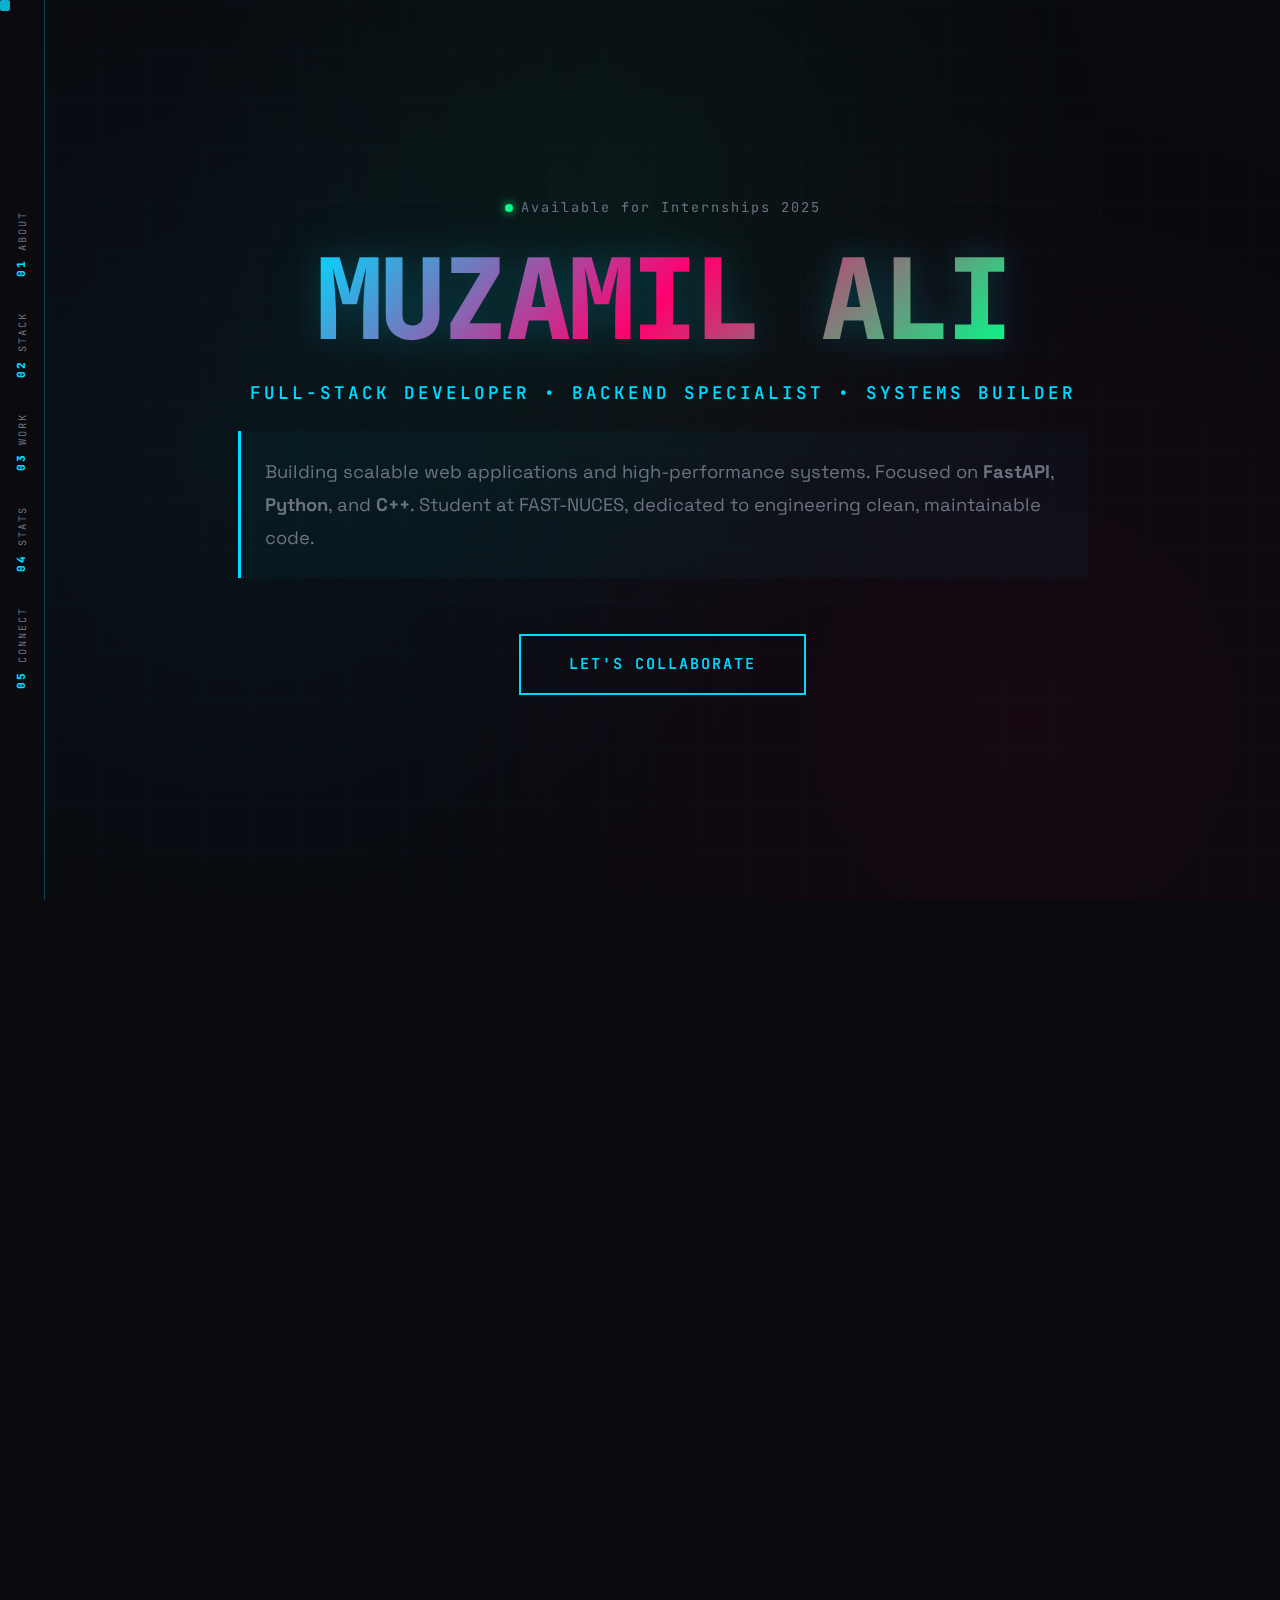
<file: index.html>
<!DOCTYPE html>
<html lang="en">
<head>
  <meta charset="UTF-8" />
  <meta name="viewport" content="width=device-width, initial-scale=1.0"/>
  <title>Muzamil Ali - Software Engineer</title>
  <link href="https://fonts.googleapis.com/css2?family=JetBrains+Mono:wght@300;400;500;600;700;800&family=Space+Grotesk:wght@400;500;600;700&display=swap" rel="stylesheet">
  <link rel="stylesheet" href="style.css">
</head>
<body>
<nav class="side-nav">
 
  <div class="nav-links-vertical">
    <a href="#about"><span>01</span> ABOUT</a>
    <a href="#stack"><span>02</span> STACK</a>
    <a href="#projects"><span>03</span> WORK</a>
    <a href="#metrics"><span>04</span> STATS</a>
    <a href="#contact"><span>05</span> CONNECT</a>
  </div>
  
</nav>
  <!-- Custom Cursor -->
  <div class="custom-cursor"></div>

  <!-- HERO -->
  <section class="hero">
    <div class="status-bar">
      <span class="status-dot"></span>
      <span>Available for Internships 2025</span>
    </div>
    <h1>MUZAMIL ALI</h1>
    <div class="roles" id="hero-roles">Full-Stack Developer • Backend Specialist • Systems Builder</div>
    <div class="tagline">
      Building scalable web applications and high-performance systems. 
      Focused on <strong>FastAPI</strong>, <strong>Python</strong>, and <strong>C++</strong>. 
      Student at FAST-NUCES, dedicated to engineering clean, maintainable code.
    </div>
    <a href="#contact" class="cta-button">Let's Collaborate</a>
  </section>
  <!-- ABOUT -->
  <section id="about">
    <h2>ABOUT ME</h2>
    <div class="about-content">
      <p>
        I am a <strong>Full-Stack Developer</strong> with a passion for building functional, end-to-end applications. 
        My expertise lies in developing robust backends using <strong>FastAPI</strong>, designing relational databases 
        with <strong>SQL</strong>, and creating clean, user-centric frontends.
      </p>
      <p>
        I recently engineered a <strong>Full-Stack Note-Taking application</strong> from scratch, implementing a 
        secure system and a </strong> relational database </strong> architecture. 
        Beyond web development, I have a strong foundation in <strong>C++</strong>, which I use to solve 
        algorithmic challenges and build performance-driven logic.
      </p>
      <p>
        Currently pursuing my Computer Science degree at <strong>FAST-NUCES Karachi</strong>, I am focused on 
        bridging the gap between technical complexity and practical, production-ready software.
      </p>
    </div>
  </section>
  <!-- GITHUB ACTIVITY -->
<section>
  <h2>OPEN SOURCE CONTRIBUTIONS</h2>
  <div class="github-stats-container">
    <div class="grid">
      <div class="card github-stat-card">
        <strong>Top Languages</strong>
        <div class="languages-grid" id="topLanguages">
           
      <div class="language-tag">Python</div>
          <div class="language-tag">HTML5</div>
          <div class="language-tag">JS</div>
          <div class="language-tag">CSS</div>
          <div class="language-tag">Assembly</div>

        </div>
        <div class="card-content">Most used across repos</div>
      </div>
      <div class="card github-stat-card">
        <strong>Recent Activity</strong>
        <div class="commit-stats" id="commitStats">

          <div class="commit-count">0+</div>
  <div class="commit-trend">across -- repos</div>
  <div class="activity-bars">
    <div class="activity-bar" style="height: 12px"></div>
    <div class="activity-bar" style="height: 18px"></div>
    <div class="activity-bar" style="height: 14px"></div>
    <div class="activity-bar" style="height: 22px"></div>
    <div class="activity-bar" style="height: 16px"></div>
    <div class="activity-bar" style="height: 20px"></div>
    <div class="activity-bar" style="height: 15px"></div>
  </div>

        </div>
        <div class="card-content">Last 30 days</div>
      </div>
      <div class="card github-stat-card">
        <strong>Top Repository</strong>
        <div class="top-repo" id="topRepo">
          <div class="loading">Finding stars...</div>
        </div>
        <div class="card-content">Most starred project</div>
      </div>
      <div class="card github-stat-card">
        <strong>Code Frequency</strong>
        <div class="frequency-stats" id="frequencyStats">
          
        </div>
        <div class="card-content">My coding pattern</div>
      </div>
    </div>
    <div class="github-status">
      <span class="status-dot" id="githubStatusDot"></span>
      <span id="githubStatus">SYNCING WITH GITHUB...</span>
      <span class="cache-timer" id="cacheTimer"></span>
    </div>
  </div>
</section>
  <!-- STACK -->
  
  <section id="stack">
  <h2>TECHNICAL PROFICIENCIES</h2>
  <div class="grid">
    <div class="card">
      <strong>Backend & API</strong>
      <div class="card-content">Python • FastAPI • Pydantic • JWT Authentication • RESTful Architecture</div>
    </div>

    <div class="card">
      <strong>Core Engineering</strong>
      <div class="card-content">C++ • Data Structures (DSA) • Algorithmic Optimization • OOP • Assembly x86</div>
    </div>

    <div class="card">
      <strong>Frontend & Database</strong>
      <div class="card-content">React • JavaScript • HTML5/CSS3 • MySQL • SQLite • SQLAlchemy (ORM)</div>
    </div>

    <div class="card">
      <strong>Cloud & Deployment</strong>
      <div class="card-content">
        Git • Linux • Vercel • Render
        <div style="margin-top: 10px; padding-top: 10px; border-top: 1px solid #333;">
          <span style="color: var(--accent); font-size: 0.8rem; letter-spacing: 1px;">NEXT ON ROADMAP:</span>
          <br>
          <span style="color: var(--dim);">AWS (EC2/S3) • Docker • CI/CD Pipelines</span>
        </div>
      </div>
    </div>
  </div>
</section>
<!-- HACKER STATS -->
<section id="metrics">
  <h2>PERFORMANCE METRICS</h2>
  <div class="grid">
    
    <div class="card">
      <strong>Profile Views</strong>
      <div class="card-content">
        <span id="viewCount" style="font-size: 2.5rem; color: var(--accent); font-weight: 800;">150+</span>
        <div style="font-size: 0.8rem; color: var(--dim); margin-top: 5px;">Unique Profile Handshakes</div>
      </div>
    </div>

    <div class="card">
      <strong>LeetCode Problems</strong>
      <div class="card-content">
        <div style="display: flex; justify-content: space-between; align-items: flex-end;">
          <div>
            <span style="font-size: 2.5rem; color: var(--accent); font-weight: 800;" id="leetcodeTotal">29</span>
            <div style="font-size: 0.8rem; color: var(--dim);">Problems Solved</div>
          </div>
          <div style="text-align: right; font-size: 0.75rem; line-height: 1.6;">
            <div style="color: #00b8a3;">Easy: <span id="easySolved">20</span></div>
            <div style="color: #ffc01e;">Med: <span id="mediumSolved">2</span></div>
            <div style="color: #ef4743;">Hard: <span id="hardSolved">1</span></div>
          </div>
        </div>
      </div>
    </div>

  </div>
</section>
<!-- FEATURED PROJECTS -->
<section id="projects">
  <h2>KEY PROJECTS</h2>
  <div class="projects-container">
    
    <!-- Project 1: Notes Taking App -->
    <div class="project featured-project">
      <div class="project-header">
        <h3><img src="images/notes.png" height="30px"> Notes App</h3>
        <div class="project-links">
          <a href="https://github.com/MUZAMILALISULEMAN/NOTE-TAKING-FULL-STACK-APP" target="_blank" class="project-link">Code</a>
          <a href="https://muzamilalisuleman.github.io/NOTE-TAKING-FULL-STACK-APP/" target="_blank" class="project-link">Live Demo</a>
          
        </div>
      </div>
      
      <!-- Centered Square Image -->
      <div class="project-image-container">
        <img src="images/i1.jpg" alt="Notes Taking App" class="project-image-square">
      
      </div>
      
      <div class="project-content">
        <p>
          A sleek, full-stack notes management web app with FastAPI + MySQL backend.
        <div class="project-tech">
          <span class="tech-tag">FastAPI</span>
          <span class="tech-tag">MySQL</span>
          <span class="tech-tag">SQLAlchemy</span>
          <span class="tech-tag">DevOps</span>
          <span class="tech-tag">Render</span>
        </div>
      </div>
    </div>

    <!-- Project 2: Weather Masters -->
    <div class="project featured-project">
      <div class="project-header">
        <h3><img src="images/weather.png" height="30px"> Weather Masters</h3>
        <div class="project-links">
          <a href="https://github.com/MUZAMILALISULEMAN/Weather-Masters-Simple-Dynamic-Weather-App" target="_blank" class="project-link">Code</a>
          <a href="https://muzamilalisuleman.github.io/Weather-Masters-Simple-Dynamic-Weather-App/" target="_blank" class="project-link">Live Demo</a>
        </div>
      </div>
      
      <!-- Centered Square Image -->
      <div class="project-image-container">
        <img src="images/i0.jpg" alt="Weather Masters" class="project-image-square">
    
      </div>
      
      <div class="project-content">
        <p>
          A sleek, dynamic weather application providing real-time weather updates worldwide.
        </p>
        <div class="project-tech">
          <span class="tech-tag">JavaScript</span>
          <span class="tech-tag">API</span>
          <span class="tech-tag">HTML5</span>
          <span class="tech-tag">CSS3</span>
          <span class="tech-tag">OpenWeather</span>
        </div>
      </div>
    </div>

    <!-- Project 3: Emoji Reactor -->
    <div class="project featured-project">
      <div class="project-header">
        <h3><img src="images/face.png" height="30px"> Emoji Reactor</h3>
        <div class="project-links">
          <a href="https://github.com/MUZAMILALISULEMAN/EMOJI-REACTION-AI-INTEGRATED" target="_blank" class="project-link">Code</a>
          <a href="https://muzamilalisuleman.github.io/EMOJI-REACTION-AI-INTEGRATED/" target="_blank" class="project-link">Live Demo</a>
        </div>
      </div>
      
      <!-- Centered Square Image -->
      <div class="project-image-container">
        <img src="images/i2.jpg" alt="Emoji Reactor" class="project-image-square">
       
      </div>
      
      <div class="project-content">
        <p>
          A fun AI-integrated web app that analyzes text sentiment and reacts.
        </p>
        <div class="project-tech">
          <span class="tech-tag">JavaScript</span>
          <span class="tech-tag">AI</span>
          <span class="tech-tag">CSS</span>
          <span class="tech-tag">Interactive</span>
        </div>
      </div>
    </div>

  </div>
</section>
<!-- OTHER PROJECTS -->
<section>
  <h2>SUPPLEMENTARY PROJECTS</h2>
  <div class="other-projects-grid">
    <div class="other-project-card">
      <h4>Multiplayer Pong Game</h4>
      <p>C++ game with networking</p>
      <span class="project-type">Game Development</span>
      <a href="https://github.com/MUZAMILALISULEMAN/Pong-OOP" target="_blank" class="project-type">Browse</a>
    </div>
    <div class="other-project-card">
      <h4>Matrix Calculator</h4>
      <p>Matrix calculator with assembly x86</p>
      <span class="project-type">Assembly</span>
      <a href="https://github.com/MUZAMILALISULEMAN/MATRIX-CALCULATOR-ASSEMBLY-LANGUAGE-PROJECT" target="_blank" class="project-type">Browse</a>
    </div>
    <div class="other-project-card">
      <h4>Production CRUD API</h4>
      <p>FastAPI backend with JWT authentication</p>
      <span class="project-type">Backend</span>
      <a href="https://github.com/MUZAMILALISULEMAN/Simple-User-CRUD-API-FastAPI-SQLite3" target="_blank" class="project-type">Browse</a>
    </div>
    <div class="other-project-card">
      <h4>OTP Verification<h4>
      <p>Time Based OTP Verification</p>
      <span class="project-type">Database</span>
      <a href="https://github.com/MUZAMILALISULEMAN/OTP-VERIFICATION-APP" target="_blank" class="project-type">Browse</a>
    </div>
    <div class="other-project-card">
      <h4>Inventory Management System</h4>
      <p>CLI Based C Management System</p>
      <span class="project-type">Management</span>
      <a href="https://github.com/MUZAMILALISULEMAN/Inventory-Management-System-C" target="_blank" class="project-type">Browse</a> 
    </div>

    <div class="other-project-card">
      <h4>Password Vault</h4>
      <p>AES-256 Encrpted Password Management App<p>
      <span class="project-type">Security</span>
      <a href="https://github.com/MUZAMILALISULEMAN/PASSWORD-MANAGER-FULL-STACK-APP" target="_blank" class="project-type" >Browse</a> 
    </div>

<div class="other-project-card">
      <h4>Water Plant Management System</h4>
      <p>Water Plant Management App<p>
      <span class="project-type">Full Stack</span>
      <a href="https://github.com/MUZAMILALISULEMAN/WATER_PLANT_FULL_STACK_APP" target="_blank" class="project-type">Browse</a> 
    </div>
    <div class="other-project-card">
      <h4>Flight Reservation System</h4>
      <p>Management system with graphs and dijsktra path optimization</p>
      <span class="project-type">Algorithms</span>
      <a href="https://github.com/MUZAMILALISULEMAN/FLIGHT-RESERVATION-SYSTEM-DSA-PROJECT" target="_blank" class="project-type">Browse</a>
    </div>

  </div>
  
</section>
 
  <!-- CONTACT -->
   <section class="contact-section" id="contact">
  <div class="contact-content">
    <h2>EXPAND OUR HORIZON</h2>
    <p style="color: var(--dim); font-size: 1.1rem; margin-bottom: 2rem;">
      Available for high-impact internships and backend engineering challenges. Specialized in scalable systems and secure architecture.
    </p>

    <div class="email-wrapper">
      <span class="email-label">EMAIL:</span>
      <a href="mailto:muzamil.workdev@gmail.com" class="decorated-email">muzamil.workdev@gmail.com</a>
      <button class="copy-btn" onclick="copyEmail()" aria-label="Copy Email">
        <svg width="14" height="14" viewBox="0 0 24 24" fill="none" stroke="currentColor" stroke-width="2">
          <rect x="9" y="9" width="13" height="13" rx="2" ry="2"></rect>
          <path d="M5 15H4a2 2 0 0 1-2-2V4a2 2 0 0 1 2-2h9a2 2 0 0 1 2 2v1"></path>
        </svg>
      </button>
    </div>
<div class="direct-contact">
    <a href="https://wa.me/923022371885" class="contact-card whatsapp" target="_blank">
        <svg xmlns="http://www.w3.org/2000/svg" width="18" height="18" viewBox="0 0 24 24" fill="none" stroke="currentColor" stroke-width="2" stroke-linecap="round" stroke-linejoin="round"><path d="M21 11.5a8.38 8.38 0 0 1-.9 3.8 8.5 8.5 0 0 1-7.6 4.7 8.38 8.38 0 0 1-3.8-.9L3 21l1.9-5.7a8.38 8.38 0 0 1-.9-3.8 8.5 8.5 0 0 1 4.7-7.6 8.38 8.38 0 0 1 3.8-.9h.5a8.48 8.48 0 0 1 8 8v.5z"/></svg>
        <span>WHATSAPP</span>
    </a>
    <a href="tel:+923022371885" class="contact-card phone">
        <svg xmlns="http://www.w3.org/2000/svg" width="18" height="18" viewBox="0 0 24 24" fill="none" stroke="currentColor" stroke-width="2" stroke-linecap="round" stroke-linejoin="round"><path d="M22 16.92v3a2 2 0 0 1-2.18 2 19.79 19.79 0 0 1-8.63-3.07 19.5 19.5 0 0 1-6-6 19.79 19.79 0 0 1-3.07-8.67A2 2 0 0 1 4.11 2h3a2 2 0 0 1 2 1.72 12.84 12.84 0 0 0 .7 2.81 2 2 0 0 1-.45 2.11L8.09 9.91a16 16 0 0 0 6 6l1.27-1.27a2 2 0 0 1 2.11-.45 12.84 12.84 0 0 0 2.81.7A2 2 0 0 1 22 16.92z"/></svg>
        <span>CALL</span>
    </a>
</div>

<div class="social-links">
    <a href="https://github.com/MUZAMILALISULEMAN" class="github" target="_blank">
        <svg xmlns="http://www.w3.org/2000/svg" width="18" height="18" viewBox="0 0 24 24" fill="none" stroke="currentColor" stroke-width="2" stroke-linecap="round" stroke-linejoin="round"><path d="M9 19c-5 1.5-5-2.5-7-3m14 6v-3.87a3.37 3.37 0 0 0-.94-2.61c3.14-.35 6.44-1.54 6.44-7A5.44 5.44 0 0 0 20 4.77 5.07 5.07 0 0 0 19.91 1S18.73.65 16 2.48a13.38 13.38 0 0 0-7 0C6.27.65 5.09 1 5.09 1A5.07 5.07 0 0 0 5 4.77a5.44 5.44 0 0 0-1.5 3.78c0 5.42 3.3 6.61 6.44 7A3.37 3.37 0 0 0 9 18.13V22"></path></svg>
        <span>GITHUB</span>
    </a>
    <a href="https://www.linkedin.com/in/muzamil-ali-b771aa356" class="linkedin" target="_blank">
        <svg xmlns="http://www.w3.org/2000/svg" width="18" height="18" viewBox="0 0 24 24" fill="none" stroke="currentColor" stroke-width="2" stroke-linecap="round" stroke-linejoin="round"><path d="M16 8a6 6 0 0 1 6 6v7h-4v-7a2 2 0 0 0-2-2 2 2 0 0 0-2 2v7h-4v-7a6 6 0 0 1 6-6z"></path><rect x="2" y="9" width="4" height="12"></rect><circle cx="4" cy="4" r="2"></circle></svg>
        <span>LINKEDIN</span>
    </a>
</div>
  </div>
</section>


  <nav class="mobile-bottom-nav">
  <a href="#about">
    <svg xmlns="http://www.w3.org/2000/svg" width="20" height="20" viewBox="0 0 24 24" fill="none" stroke="currentColor" stroke-width="2" stroke-linecap="round" stroke-linejoin="round"><path d="M19 21v-2a4 4 0 0 0-4-4H9a4 4 0 0 0-4 4v2"/><circle cx="12" cy="7" r="4"/></svg>
    <span>01 ABOUT</span>
  </a>
  <a href="#stack">
    <svg xmlns="http://www.w3.org/2000/svg" width="20" height="20" viewBox="0 0 24 24" fill="none" stroke="currentColor" stroke-width="2" stroke-linecap="round" stroke-linejoin="round"><polyline points="16 18 22 12 16 6"/><polyline points="8 6 2 12 8 18"/></svg>
    <span>02 STACK</span>
  </a>
  <a href="#projects">
    <svg xmlns="http://www.w3.org/2000/svg" width="20" height="20" viewBox="0 0 24 24" fill="none" stroke="currentColor" stroke-width="2" stroke-linecap="round" stroke-linejoin="round"><rect width="18" height="18" x="3" y="3" rx="2"/><path d="M3 9h18"/><path d="M9 21V9"/></svg>
    <span>03 WORK</span>
  </a>
  <a href="#metrics">
    <svg xmlns="http://www.w3.org/2000/svg" width="20" height="20" viewBox="0 0 24 24" fill="none" stroke="currentColor" stroke-width="2" stroke-linecap="round" stroke-linejoin="round"><line x1="18" y1="20" x2="18" y2="10"/><line x1="12" y1="20" x2="12" y2="4"/><line x1="6" y1="20" x2="6" y2="14"/></svg>
    <span>04 STATS</span>
  </a>
  <a href="#contact">
    <svg xmlns="http://www.w3.org/2000/svg" width="20" height="20" viewBox="0 0 24 24" fill="none" stroke="currentColor" stroke-width="2" stroke-linecap="round" stroke-linejoin="round"><path d="M22 16.92v3a2 2 0 0 1-2.18 2 19.79 19.79 0 0 1-8.63-3.07 19.5 19.5 0 0 1-6-6 19.79 19.79 0 0 1-3.07-8.67A2 2 0 0 1 4.11 2h3a2 2 0 0 1 2 1.72 12.84 12.84 0 0 0 .7 2.81 2 2 0 0 1-.45 2.11L8.09 9.91a16 16 0 0 0 6 6l1.27-1.27a2 2 0 0 1 2.11-.45 12.84 12.84 0 0 0 2.81.7A2 2 0 0 1 22 16.92z"/></svg>
    <span>05 CONNECT</span>
  </a>
</nav>
 
<script src="main.js"></script>
</body>
</html>
</file>
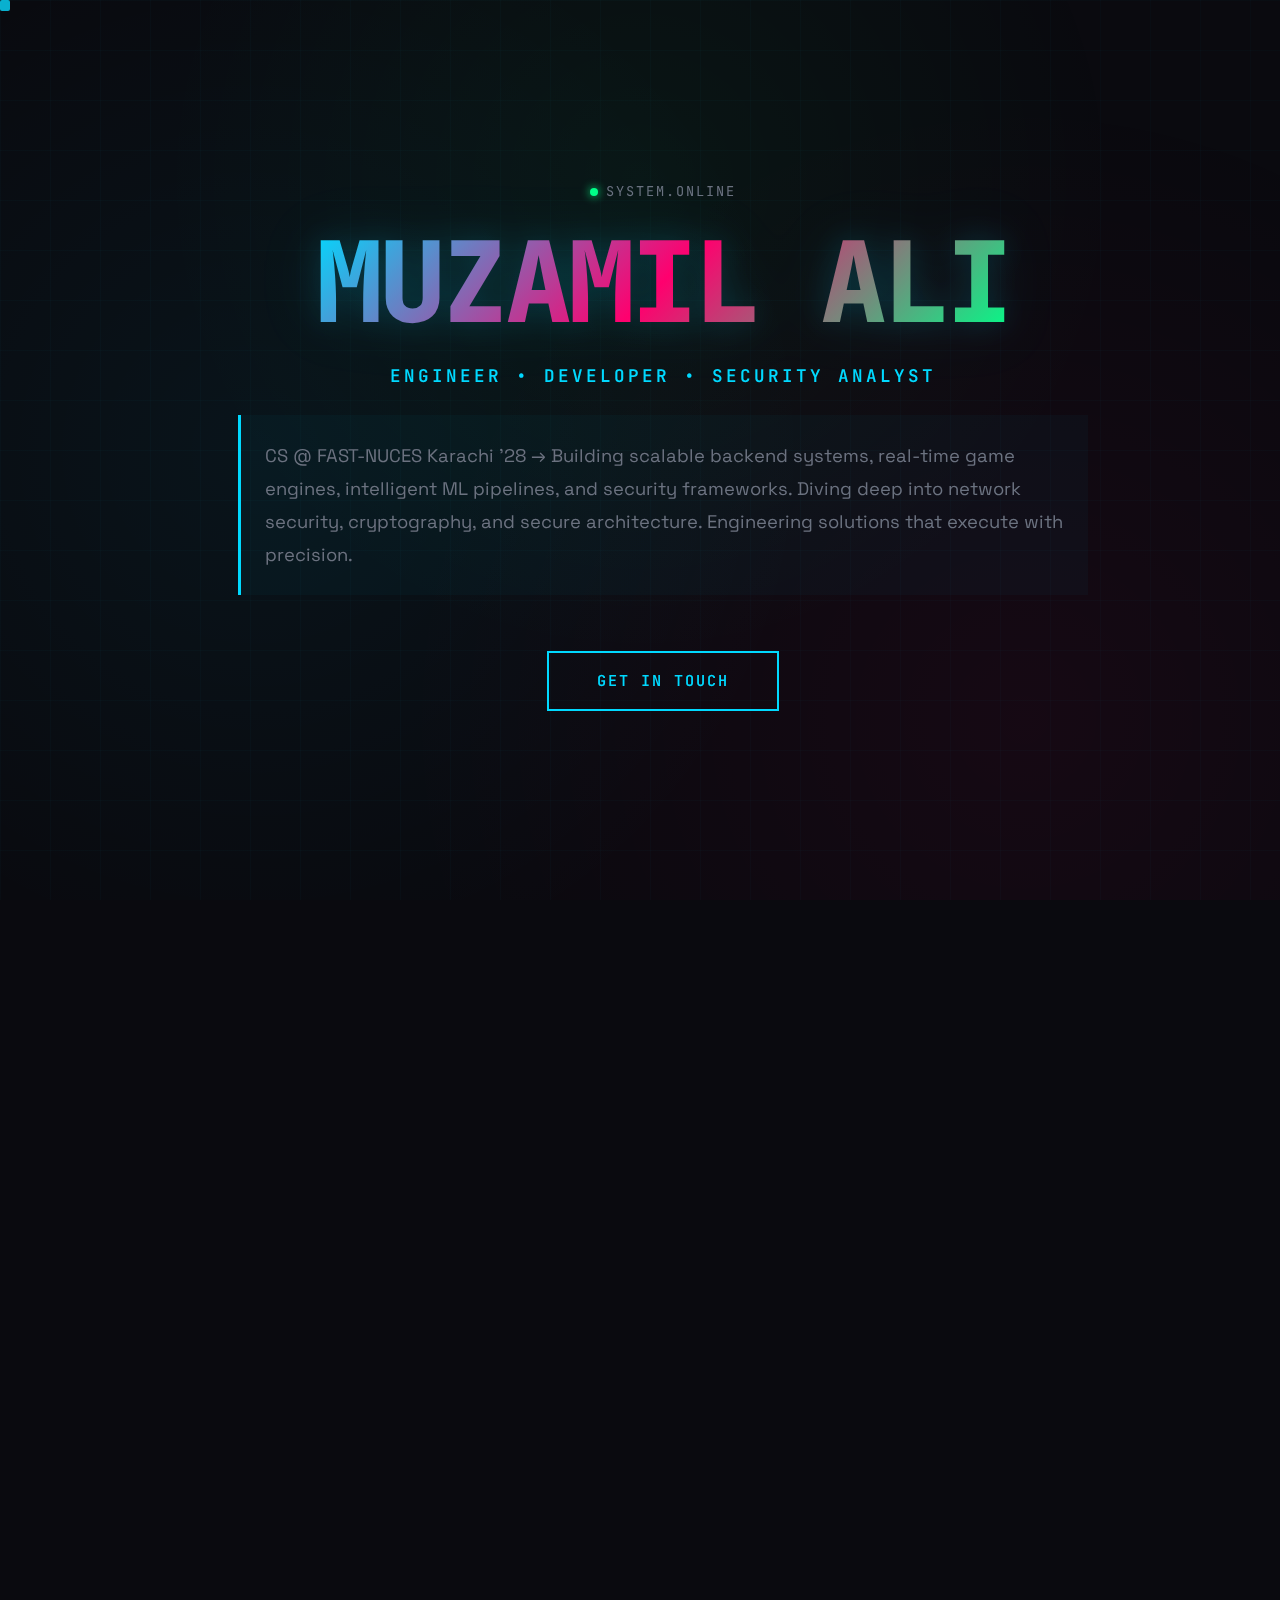
<file: index.html.html>
<!DOCTYPE html>
<html lang="en">
<head>
  <meta charset="UTF-8" />
  <meta name="viewport" content="width=device-width, initial-scale=1.0"/>
  <title>Muzamil Ali - Software Engineer</title>
  <link href="https://fonts.googleapis.com/css2?family=JetBrains+Mono:wght@300;400;500;600;700;800&family=Space+Grotesk:wght@400;500;600;700&display=swap" rel="stylesheet">
  <link rel="stylesheet" href="style.css">
</head>
<body>

  <!-- Custom Cursor -->
  <div class="custom-cursor"></div>

  <!-- HERO -->
  <section class="hero">
    <div class="status-bar">
      <span class="status-dot"></span>
      <span>SYSTEM.ONLINE</span>
    </div>
    <h1>MUZAMIL ALI</h1>
    <div class="roles">Engineer • Developer • Security Analyst</div>
    <div class="tagline">
      CS @ FAST-NUCES Karachi '28 → Building scalable backend systems, real-time game engines, 
      intelligent ML pipelines, and security frameworks. Diving deep into network security, 
      cryptography, and secure architecture. Engineering solutions that execute with precision.
    </div>
    <a href="#conti" class="cta-button">Get In Touch</a>
  </section>

  <!-- ABOUT -->
  <section>
    <h2>ABOUT</h2>
    <div class="about-content">
      <p>
        I'm a software engineer specializing in <strong>backend development</strong>, <strong>game systems</strong>, 
        <strong>machine learning</strong>, and <strong>cybersecurity</strong>. From deploying production APIs to 
        building multiplayer game engines and conducting security assessments—I create systems that scale and perform.
      </p>
      <p>
        Currently expanding into <strong>network security</strong>, <strong>penetration testing</strong>, 
        and <strong>secure coding practices</strong>. Whether it's implementing authentication systems, 
        analyzing network traffic, or building encrypted protocols—I focus on solutions that are both powerful and secure.
      </p>
    </div>
  </section>
  <!-- GITHUB ACTIVITY -->
<section>
  <h2>GITHUB ACTIVITY</h2>
  <div class="github-stats-container">
    <div class="grid">
      <div class="card github-stat-card">
        <strong>Top Languages</strong>
        <div class="languages-grid" id="topLanguages">
          <div class="loading">Analyzing code...</div>
        </div>
        <div class="card-content">Most used across repos</div>
      </div>
      <div class="card github-stat-card">
        <strong>Recent Activity</strong>
        <div class="commit-stats" id="commitStats">
          <div class="loading">Checking commits...</div>
        </div>
        <div class="card-content">Last 30 days</div>
      </div>
      <div class="card github-stat-card">
        <strong>Top Repository</strong>
        <div class="top-repo" id="topRepo">
          <div class="loading">Finding stars...</div>
        </div>
        <div class="card-content">Most starred project</div>
      </div>
      <div class="card github-stat-card">
        <strong>Code Frequency</strong>
        <div class="frequency-stats" id="frequencyStats">
          <div class="loading">Tracking rhythm...</div>
        </div>
        <div class="card-content">Your coding pattern</div>
      </div>
    </div>
    <div class="github-status">
      <span class="status-dot" id="githubStatusDot"></span>
      <span id="githubStatus">SYNCING WITH GITHUB...</span>
      <span class="cache-timer" id="cacheTimer"></span>
    </div>
  </div>
</section>
  <!-- STACK -->
  <section>
    <h2>TECH STACK</h2>
    <div class="grid">
      <div class="card">
        <strong>Languages</strong>
        <div class="card-content">Python • C++ • JavaScript • C • SQL • Bash</div>
      </div>
      <div class="card">
        <strong>Frameworks</strong>
        <div class="card-content">FastAPI • Pydantic • Raylib • SQLAlchemy • TextBlob • Hashing • Encrption</div>
      </div>
      <div class="card">
        <strong>Infrastructure</strong>
        <div class="card-content">Render • Vercel • Git • MySQL • SQLite • VSCode • Linux</div>
      </div>
      <div class="card">
        <strong>Security & Network</strong>
        <div class="card-content">Web Request • DNS • Nmap • Burp Suite • TCP/IP • SSL/TLS</div>
      </div>
      <div class="card">
        <strong>Learning Next</strong>
        <div class="card-content">Pentesting • Web Penetration • React • DevOps • AI Modules</div>
      </div>
     <div class="card">
        <strong>Platforms</strong>
        <div class="card-content">Leetcode • Github • HackTheBox • TryHackMe • PortSwigger</div>
      </div> 
    </div>
  </section>
<!-- FEATURED PROJECTS -->
<section>
  <h2>FEATURED PROJECTS</h2>
  <div class="projects-container">
    
    <!-- Project 1: Notes Taking App -->
    <div class="project featured-project">
      <div class="project-header">
        <h3><img src="images/notes.png" height="30px"> Notes App</h3>
        <div class="project-links">
          <a href="https://github.com/MUZAMILALISULEMAN/NOTE-TAKING-FULL-STACK-APP" target="_blank" class="project-link">Code</a>
          <a href="https://muzamilalisuleman.github.io/NOTE-TAKING-FULL-STACK-APP/" target="_blank" class="project-link">Live Demo</a>
          
        </div>
      </div>
      
      <!-- Centered Square Image -->
      <div class="project-image-container">
        <img src="images/i1.jpg" alt="Notes Taking App" class="project-image-square">
      
      </div>
      
      <div class="project-content">
        <p>
          A sleek, full-stack notes management web app with FastAPI + MySQL backend.
        <div class="project-tech">
          <span class="tech-tag">FastAPI</span>
          <span class="tech-tag">MySQL</span>
          <span class="tech-tag">SQLAlchemy</span>
          <span class="tech-tag">DevOps</span>
          <span class="tech-tag">Render</span>
        </div>
      </div>
    </div>

    <!-- Project 2: Weather Masters -->
    <div class="project featured-project">
      <div class="project-header">
        <h3><img src="images/weather.png" height="30px"> Weather Masters</h3>
        <div class="project-links">
          <a href="https://github.com/MUZAMILALISULEMAN/Weather-Masters-Simple-Dynamic-Weather-App" target="_blank" class="project-link">Code</a>
          <a href="https://muzamilalisuleman.github.io/Weather-Masters-Simple-Dynamic-Weather-App/" target="_blank" class="project-link">Live Demo</a>
        </div>
      </div>
      
      <!-- Centered Square Image -->
      <div class="project-image-container">
        <img src="images/i0.jpg" alt="Weather Masters" class="project-image-square">
    
      </div>
      
      <div class="project-content">
        <p>
          A sleek, dynamic weather application providing real-time weather updates worldwide.
        </p>
        <div class="project-tech">
          <span class="tech-tag">JavaScript</span>
          <span class="tech-tag">API</span>
          <span class="tech-tag">HTML5</span>
          <span class="tech-tag">CSS3</span>
          <span class="tech-tag">OpenWeather</span>
        </div>
      </div>
    </div>

    <!-- Project 3: Emoji Reactor -->
    <div class="project featured-project">
      <div class="project-header">
        <h3><img src="images/face.png" height="30px"> Emoji Reactor</h3>
        <div class="project-links">
          <a href="https://github.com/MUZAMILALISULEMAN/EMOJI-REACTION-AI-INTEGRATED" target="_blank" class="project-link">Code</a>
          <a href="https://muzamilalisuleman.github.io/EMOJI-REACTION-AI-INTEGRATED/" target="_blank" class="project-link">Live Demo</a>
        </div>
      </div>
      
      <!-- Centered Square Image -->
      <div class="project-image-container">
        <img src="images/i2.jpg" alt="Emoji Reactor" class="project-image-square">
       
      </div>
      
      <div class="project-content">
        <p>
          A fun AI-integrated web app that analyzes text sentiment and reacts.
        </p>
        <div class="project-tech">
          <span class="tech-tag">JavaScript</span>
          <span class="tech-tag">AI</span>
          <span class="tech-tag">CSS</span>
          <span class="tech-tag">Interactive</span>
        </div>
      </div>
    </div>

  </div>
</section>
<!-- OTHER PROJECTS -->
<section>
  <h2>OTHER PROJECTS</h2>
  <div class="other-projects-grid">
    <div class="other-project-card">
      <h4>Multiplayer Pong Game</h4>
      <p>C++ game engine with networking</p>
      <span class="project-type">Game Development</span>
      <a href="https://github.com/MUZAMILALISULEMAN/Pong-OOP" target="_blank" class="project-type">Check Out</a>
    </div>
    <div class="other-project-card">
      <h4>Production CRUD API</h4>
      <p>FastAPI backend with JWT authentication</p>
      <span class="project-type">Backend</span>
      <a href="https://github.com/MUZAMILALISULEMAN/Simple-User-CRUD-API-FastAPI-SQLite3" target="_blank" class="project-type">Check Out</a>
    </div>
    <div class="other-project-card">
      <h4>OTP Verification<h4>
      <p>Time Based OTP Verification</p>
      <span class="project-type">Database</span>
      <a href="https://github.com/MUZAMILALISULEMAN/OTP-VERIFICATION-APP" target="_blank" class="project-type">Check Out</a>
    </div>
    <div class="other-project-card">
      <h4>Inventory Management System</h4>
      <p>CLI Based C Management System</p>
      <span class="project-type">Management</span>
      <a href="https://github.com/MUZAMILALISULEMAN/Inventory-Management-System-C" target="_blank" class="project-type">Check Out</a> 
    </div>

    <div class="other-project-card">
      <h4>Password Vault</h4>
      <p>AES-256 Encrpted Password Management App<p>
      <span class="project-type">Security</span>
      <a href="https://github.com/MUZAMILALISULEMAN/PASSWORD-MANAGER-FULL-STACK-APP" target="_blank" class="project-type" >Check Out</a> 
    </div>

<div class="other-project-card">
      <h4>Water Plant Management System</h4>
      <p>Water Plant Management App<p>
      <span class="project-type">Full Stack</span>
      <a href="https://github.com/MUZAMILALISULEMAN/WATER_PLANT_FULL_STACK_APP" target="_blank" class="project-type">Check Out</a> 
    </div>

  </div>
  
</section>
 
  <!-- CONTACT -->
  <section class="contact-section" id="contact">
    <div class="contact-content">
      <h2>LET'S CONNECT</h2>
      <p style="color: var(--dim); font-size: 1.1rem; margin-bottom: 2rem;">
        Open for collaborations, internships, security research, and engineering challenges.
      </p>
      <div class="contact-links">
        <a href="mailto:your.email@gmail.com" class="contact-link">muzamil.workdev@gmail.com</a>
      </div>
      <div class="social-links">
        <a href="https://github.com/MUZAMILALISULEMAN" target="_blank">GitHub</a>
        <a href="https://linkedin.com/in/Muzamil-Ali" target="_blank">LinkedIn</a>
      </div>
    </div>
  </section>

 
<script src="main.js"></script>
</body>
</html>
</file>
<file: style.css>
:root {
    --bg: #0a0a0f;
    --text: #e0e0e0;
    --text-bright: #ffffff;
    --accent: #00d9ff;
    --accent-2: #ff006e;
    --accent-3: #00ff88;
    --dim: #6b7280;
    --border: rgba(0, 217, 255, 0.3);
    --glow: rgba(0, 217, 255, 0.4);
  }

  * { 
    margin: 0; 
    padding: 0; 
    box-sizing: border-box;
  }
  /* Optimized Slim Sidebar */
  .side-nav {
    position: fixed;
    left: 0;
    top: 0;
    height: 100vh;
    width: 45px; /* Thinner for a sleek look */
    background: var(--bg);
    border-right: 1px solid var(--border);
    display: flex;
    flex-direction: column;
    justify-content: center; /* Centers links vertically */
    align-items: center;
    z-index: 2000;
    transition: all 0.3s ease;
  }


  .nav-links-vertical {
    display: flex;
    flex-direction: column;
    gap: 35px; /* Perfect spacing for 5 links */
  }

  .nav-links-vertical a {
    writing-mode: vertical-rl;
    text-orientation: mixed;
    transform: rotate(180deg);
    text-decoration: none;
    color: var(--dim);
    font-family: 'JetBrains Mono', 'Courier New', monospace;
    font-size: 0.65rem;
    letter-spacing: 2px;
    transition: all 0.3s ease;
    display: flex;
    align-items: center;
  }

  /* The Numbers (01, 02...) */
  .nav-links-vertical a span {
    color: var(--accent);
    margin-bottom: 8px;
    font-weight: 800;
    font-size: 0.7rem;
  }

  .nav-links-vertical a:hover {
    color: var(--text-bright);
    transform: rotate(180deg) translateX(3px); /* Slight pop-out effect */
  }

  /* Fix for Content Overlap */
  section {
    margin-left: 45px; /* Same as sidebar width */
    padding: 60px 5%;
  }

  /* Mobile Fix: Hide sidebar and reset margins */
  @media (max-width: 768px) {
    .side-nav {
      display: none;
    }
    section {
      margin-left: 0;
      padding: 30px 20px;
    }
  }


  html { 
    overflow-x: hidden; 
    scroll-snap-type: y mandatory;
    overflow-y: scroll;
    height: 100%;
  }

  body {
    background: var(--bg);
    color: var(--text);
    font-family: 'Space Grotesk', sans-serif;
    line-height: 1.6;
    font-size: 1rem;
    overflow-x: hidden;
    cursor: none;
    height: 100%;
  }

  /* Custom Cursor */
  .custom-cursor {
    width: 10px;
    height: 11px;
    background: var(--accent);
    position: fixed;
    pointer-events: none;
    z-index: 10000;
    mix-blend-mode: screen;
    opacity: 0.8;
    /* Snappy transform transition, but leave position immediate for no lag */
    transition: transform 0.2s ease, background 0.2s ease;
    border-radius: 2px; /* Subtle sharp edge */
  }

  /* Hide the default browser cursor to make yours the star */
  body {
    cursor: none;
  }

  /* Ensure links still show they are clickable */
  a, button {
    cursor: none;
  }

  .cursor-dot {
    display: none;
  }
  /* Custom Scrollbar - Minimalist Version */
  ::-webkit-scrollbar {
    width: 4px; /* Even thinner for a cleaner look */
  }

  ::-webkit-scrollbar-track {
    background: var(--bg);
    /* Removed the border-left to prevent it from looking like a second sidebar */
  }

  ::-webkit-scrollbar-thumb {
    background: var(--dim); /* Starts subtle and grey */
    border-radius: 10px;
    transition: background 0.3s;
  }

  ::-webkit-scrollbar-thumb:hover {
    background: var(--accent); /* Only turns bright blue when the user is scrolling */
    box-shadow: 0 0 10px var(--glow);
  }
  /* Animated gradient background */
  body::before {
    content: '';
    position: fixed;
    top: 0;
    left: 0;
    width: 100%;
    height: 100%;
    background: 
      radial-gradient(circle at 20% 50%, rgba(0, 217, 255, 0.05) 0%, transparent 50%),
      radial-gradient(circle at 80% 80%, rgba(255, 0, 110, 0.05) 0%, transparent 50%),
      radial-gradient(circle at 50% 20%, rgba(0, 255, 136, 0.05) 0%, transparent 50%);
    pointer-events: none;
    z-index: 0;
    animation: gradientMove 15s ease infinite;
  }

  @keyframes gradientMove {
    0%, 100% { opacity: 1; }
    50% { opacity: 0.7; }
  }

  /* Grid overlay */
  body::after {
    content: '';
    position: fixed;
    top: 0;
    left: 0;
    width: 100%;
    height: 100%;
    background-image: 
      linear-gradient(rgba(0, 217, 255, 0.02) 1px, transparent 1px),
      linear-gradient(90deg, rgba(0, 217, 255, 0.02) 1px, transparent 1px);
    background-size: 50px 50px;
    pointer-events: none;
    z-index: 0;
  }

  section {
    min-height: 100vh;
    padding: 2rem 8vw;
    display: flex;
    flex-direction: column;
    justify-content: center;
    position: relative;
    z-index: 1;
    scroll-snap-align: start;
    scroll-snap-stop: always;
  }

  /* HERO */
  .hero {
    text-align: center;
    position: relative;
    display: flex;
    flex-direction: column;
    align-items: center;
    justify-content: center;
    gap: 1.5rem;
  }

  .status-bar {
    font-family: 'JetBrains Mono', monospace;
    color: var(--dim);
    font-size: 0.85rem;
    letter-spacing: 2px;
    display: flex;
    align-items: center;
    gap: 0.5rem;
  }

  .status-dot {
    width: 8px;
    height: 8px;
    background: var(--accent-3);
    border-radius: 50%;
    box-shadow: 0 0 10px var(--accent-3);
    animation: pulse 2s ease-in-out infinite;
  }

  @keyframes pulse {
    0%, 100% { opacity: 1; transform: scale(1); }
    50% { opacity: 0.6; transform: scale(1.2); }
  }

  .hero h1 {
    font-size: clamp(3rem, 10vw, 7rem);
    font-weight: 900;
    font-family: 'JetBrains Mono', monospace;
    line-height: 1;
    letter-spacing: -4px; /* Tightening for that high-fashion tech look */
    
    /* The Gradient: Keeping your colors but making them blend like liquid light */
    background: linear-gradient(
      135deg, 
      var(--accent) 0%, 
      var(--accent-2) 50%, 
      var(--accent-3) 100%
    );
    -webkit-background-clip: text;
    -webkit-text-fill-color: transparent;
    background-clip: text;

    /* The Glow: Instead of one blurry blob, we use two layers for "sharpness" */
    filter: drop-shadow(0 0 15px rgba(0, 217, 255, 0.15)) 
            drop-shadow(0 0 30px rgba(0, 217, 255, 0.1));
    
    /* Smooth, custom easing for a premium feel */
    transition: all 0.6s cubic-bezier(0.23, 1, 0.32, 1);
  }

  .hero h1:hover {
    /* On hover, we don't just scale; we "activate" the light */
    filter: drop-shadow(0 0 40px rgba(0, 217, 255, 0.4));
    transform: translateY(-5px); /* Moving up feels lighter/more premium than scale */
    letter-spacing: -1px; /* The text "breathes" open on hover */
  }
  .hero .roles {
    font-size: clamp(0.9rem, 2vw, 1.1rem);
    color: var(--accent);
    letter-spacing: 3px;
    font-weight: 600;
    font-family: 'JetBrains Mono', monospace;
    text-transform: uppercase;
  }

  .hero .tagline {
    font-size: clamp(1rem, 1.8vw, 1.15rem);
    color: var(--dim);
    max-width: 850px;
    line-height: 1.8;
    padding: 1.5rem;
    border-left: 3px solid var(--accent);
    background: rgba(0, 217, 255, 0.03);
    text-align: left;
  }

  .cta-button {
    display: inline-block;
    margin-top: 2rem;
    padding: 1rem 3rem;
    background: transparent;
    color: var(--accent);
    border: 2px solid var(--accent);
    font-family: 'JetBrains Mono', monospace;
    font-weight: 600;
    font-size: 0.95rem;
    letter-spacing: 2px;
    position: relative;
    overflow: hidden;
    text-transform: uppercase;
    cursor: none;
    transition: all 0.4s cubic-bezier(0.4, 0, 0.2, 1);
    text-decoration: none;
  }

  .cta-button:hover {
    background: rgba(0, 217, 255, 0.1);
    border-color: var(--accent);
    box-shadow: 0 0 20px rgba(0, 217, 255, 0.3);
    transform: translateY(-2px);
  }

  /* Section headers */
  h2 {
    font-size: clamp(2rem, 5vw, 3.5rem);
    font-weight: 800;
    font-family: 'JetBrains Mono', monospace;
    margin-bottom: 3rem;
    color: var(--text-bright);
    position: relative;
    display: inline-block;
    background: linear-gradient(90deg, var(--accent), var(--accent-2));
    -webkit-background-clip: text;
    -webkit-text-fill-color: transparent;
    background-clip: text;
  }

  h2::after {
    content: '';
    position: absolute;
    bottom: -10px;
    left: 0;
    width: 80px;
    height: 3px;
    background: linear-gradient(90deg, var(--accent), var(--accent-2));
    border-radius: 2px;
  }

  /* Grid layouts */
  .grid {
    display: grid;
    grid-template-columns: repeat(auto-fit, minmax(250px, 1fr));
    gap: 1.5rem;
    margin: 2rem 0;
  }

  .card {
    background: rgba(255, 255, 255, 0.02);
    padding: 2rem;
    border: 1px solid var(--border);
    border-radius: 8px;
    transition: all 0.4s cubic-bezier(0.4, 0, 0.2, 1);
    cursor: none;
    position: relative;
    overflow: hidden;
    backdrop-filter: blur(10px);
  }

  .card:hover {
    background: rgba(0, 217, 255, 0.05);
    border-color: var(--accent);
    transform: translateY(-5px);
    box-shadow: 0 8px 30px rgba(0, 217, 255, 0.15);
  }

  .card strong {
    display: block;
    font-size: 1.2rem;
    color: var(--accent);
    margin-bottom: 1rem;
    font-weight: 700;
  }

  .card-content {
    color: var(--dim);
    font-size: 0.95rem;
    line-height: 1.6;
  }

  /* About section */
  .about-content {
    max-width: 900px;
    font-size: clamp(1rem, 2vw, 1.15rem);
    line-height: 1.9;
    color: var(--text);
  }

  .about-content p {
    margin-bottom: 1.5rem;
  }

  .about-content strong {
    color: var(--accent);
    font-weight: 600;
  }

  /* Projects Container */
  .projects-container {
    display: grid;
    grid-template-columns: repeat(3, 1fr);
    gap: 2rem;
    max-width: 1200px;
    margin: 0 auto;
  }

  /* Featured Projects */
  .featured-project {
      width: 100%;
    background: rgba(255, 255, 255, 0.02);
    padding: 1.5rem;
    border: 1px solid var(--border);
    border-radius: 12px;
    transition: all 0.3s ease;
    cursor: none;
    backdrop-filter: blur(10px);
    display: flex;
    flex-direction: column;
    height: fit-content;
  }
  a{
      text-decoration: none;
  }
  .featured-project:hover {
    border-color: var(--accent);
    background: rgba(0, 217, 255, 0.03);
    transform: translateY(-5px);
    box-shadow: 0 10px 30px rgba(0, 217, 255, 0.15);
  }
  /* Featured Projects Section */
  section:nth-of-type(5) { /* Target the featured projects section */
    min-height: 90vh;
    display: flex;
    flex-direction: column;
    justify-content: center;
    padding: 2rem 8vw;
  }


  .project-header {
    display: flex;
    flex-direction: column;
    align-items: center;
    gap: 0.8rem;
    margin-bottom: 1rem;
    text-align: center;
  }

  .project-header h3 {
      display: flex;
      align-items: center;
      gap: 5px;
      justify-content: center;
    color: var(--text-bright);
    font-size: 1.7rem;
    font-weight: 700;
    margin: 0;
  }

  .project-links {
    display: flex;
    gap: 0.5rem;
    flex-wrap: wrap;
    justify-content: center;
  }

  .project-link {
    padding: 0.4rem 0.8rem;
    background-color: rgb(117, 0, 51);
    color: white;
    border: 1px solid var(--accent-2);
    text-decoration: none;
    border-radius: 6px;
    font-family: 'JetBrains Mono', monospace;
    font-size: 0.7rem;
    font-weight: 500;
    transition: all 0.3s ease;
  }

  .project-link:hover {
    background: white;
    color: var(--accent-2);border: 1px solid var(--accent-2);
    
    transform: translateY(-2px);
    box-shadow: 0 5px 15px rgba(0, 217, 255, 0.3);
  }

  .featured-project p {
    color: var(--dim);
    line-height: 1.8;
    font-size: clamp(0.95rem, 1.8vw, 1.05rem);
    margin-bottom: 1.5rem;
  }

  .project-tech {
    display: flex;
    justify-content: center;
    flex-wrap: wrap;
    gap: 0.5rem;
  }

  .tech-tag {
    background: #750033;
    color: white;
    padding: 0.3rem 0.7rem;
    border-radius: 15px;
    font-size: 0.7rem;
    font-weight: 500;
    font-family: 'JetBrains Mono', monospace;
    border: 1px solid var(--accent-2);
    transition: all 0.3s ease;
  }

  .tech-tag:hover {
    background:white;
    color: var(--accent-2);
    border-color: var(--accent-2);
    transform: translateY(-2px);
  }

  /* Other Projects Grid */
  .other-projects-grid {
    display: grid;
    grid-template-columns: repeat(auto-fit, minmax(280px, 1fr));
    gap: 1.5rem;
    margin-top: 2rem;
  }

  .other-project-card {
    background: rgba(255, 255, 255, 0.02);
    padding: 2rem;
    border: 1px solid var(--border);
    border-radius: 8px;
    transition: all 0.3s ease;
    cursor: none;
    position: relative;
    overflow: hidden;
  }

  .other-project-card::before {
    content: '';
    position: absolute;
    top: 0;
    left: -100%;
    width: 100%;
    height: 100%;
    background: linear-gradient(90deg, transparent, rgba(0, 217, 255, 0.1), transparent);
    transition: left 0.6s ease;
  }

  .other-project-card:hover::before {
    left: 100%;
  }

  .other-project-card:hover {
    background: rgba(0, 217, 255, 0.05);
    border-color: var(--accent);
    transform: translateY(-5px);
    box-shadow: 0 8px 25px rgba(0, 217, 255, 0.15);
  }

  .other-project-card h4 {
    color: var(--text-bright);
    margin-bottom: 1rem;
    font-size: 1.2rem;
    font-weight: 700;
  }

  .other-project-card p {
    color: var(--dim);
    font-size: 0.95rem;
    line-height: 1.6;
    margin-bottom: 1.5rem;
  }

  .project-type {
    display: inline-block;
    padding: 0.4rem 1rem;
    background: rgba(0, 217, 255, 0.1);
    color: var(--accent);
    border-radius: 15px;
    font-size: 0.8rem;
    font-weight: 600;
    font-family: 'JetBrains Mono', monospace;
    border: 1px solid var(--border);
    transition: all 0.3s ease;
  }

  .other-project-card:hover .project-type {
    background: var(--accent);
    color: var(--bg);
    transform: translateY(-2px);
  }

  /* GitHub Stats Styles */
  .github-stats-container {
    max-width: 1100px;
  }

  .github-stat-card {
    
      text-align: center;
    position: relative;
    overflow: hidden;
  }

  .github-stat-card::before {
    content: '';
    position: absolute;
    top: 0;
    left: -100%;
    width: 100%;
    height: 100%;
    background: linear-gradient(90deg, transparent, rgba(0, 217, 255, 0.1), transparent);
    transition: left 0.6s ease;
  }

  .github-stat-card:hover::before {
    left: 100%;
  }

  /* Languages Grid */
  .languages-grid {
    display: flex;
    flex-wrap: wrap;
    gap: 0.5rem;
    justify-content: center;
    margin: 1rem 0;
    min-height: 60px;
  }

  .language-tag {
    background: rgba(0, 217, 255, 0.1);
    color: var(--accent);
    padding: 0.4rem 0.8rem;
    border-radius: 15px;
    font-size: 0.8rem;
    font-weight: 600;
    font-family: 'JetBrains Mono', monospace;
    border: 1px solid var(--border);
    transition: all 0.3s ease;
  }

  .language-tag:hover {
    background: var(--accent);
    color: var(--bg);
    transform: translateY(-2px);
    box-shadow: 0 5px 15px rgba(0, 217, 255, 0.3);
  }

  /* Commit Stats */
  .commit-stats {
    margin: 1rem 0;
    min-height: 60px;
  }

  .commit-count {
    font-size: 2rem;
    font-weight: 800;
    font-family: 'JetBrains Mono', monospace;
    color: var(--accent-3);
    text-shadow: 0 0 20px rgba(0, 255, 136, 0.3);
  }

  .commit-trend {
    font-size: 0.8rem;
    color: var(--dim);
    margin-top: 0.5rem;
  }

  /* Top Repo */
  .top-repo {
      display: flex;
      flex-direction: column;
      align-items: center;
    margin: 1rem 0;
    min-height: 60px;
  }

  .repo-name {
    font-size: 1.1rem;
    font-weight: 700;
    font-family: 'JetBrains Mono', monospace;
    color: var(--text-bright);
    margin-bottom: 0.5rem;
  }

  .repo-details {
    display: flex;
    justify-content: center;
    gap: 1rem;
    font-size: 0.8rem;
    color: var(--dim);
  }

  .repo-stat {
    display: flex;
    align-items: center;
    gap: 0.3rem;
  }

  /* Frequency Stats */
  .frequency-stats {
    margin: 1rem 0;
    min-height: 60px;
  }

  .frequency-level {
    font-size: 1.3rem;
    font-weight: 700;
    font-family: 'JetBrains Mono', monospace;
    color: var(--accent-2);
    margin-bottom: 0.5rem;
  }

  .frequency-desc {
    font-size: 0.8rem;
    color: var(--dim);
  }

  /* GitHub Status */
  .github-status {
    display: flex;
    align-items: center;
    gap: 1rem;
    margin-top: 2rem;
    padding: 1rem;
    background: rgba(255, 255, 255, 0.02);
    border: 1px solid var(--border);
    border-radius: 6px;
    font-family: 'JetBrains Mono', monospace;
    font-size: 0.9rem;
    color: var(--dim);
  }

  .cache-timer {
    margin-left: auto;
    font-size: 0.8rem;
    color: var(--accent);
  }

  /* Activity Bar Chart */
  .activity-bars {
    display: flex;
    gap: 2px;
    justify-content: center;
    margin: 1rem 0;
    height: 30px;
    align-items: end;
  }

  .activity-bar {
    width: 6px;
    background: var(--accent);
    border-radius: 2px;
    transition: all 0.3s ease;
  }

  .activity-bar:hover {
    background: var(--accent-2);
    transform: scaleY(1.2);
  }

  /* Loading animation */
  .loading {
    opacity: 0.7;
    font-style: italic;
  }

  .loading::after {
    content: '...';
    animation: loadingDots 1.5s infinite;
  }

  @keyframes loadingDots {
    0%, 20% { content: '.'; }
    40% { content: '..'; }
    60%, 100% { content: '...'; }
  }

  /* Responsive Design */
  @media (max-width: 1024px) {
    section {
      padding: 4rem 6vw;
    }

    h2 {
      font-size: clamp(1.8rem, 4vw, 3rem);
    }

    .grid {
      grid-template-columns: repeat(auto-fit, minmax(220px, 1fr));
      gap: 1.2rem;
    }
  }

  @media (max-width: 768px) {
    body {
      cursor: auto;
    }

    .custom-cursor, .cursor-dot {
      display: none;
    }

    section {
      padding: 3rem 6vw;
      min-height: auto;
    }
    
    .hero {
      min-height: 100vh;
      padding: 2rem 0;
    }

    .hero h1 {
      font-size: clamp(2.5rem, 12vw, 4rem);
      letter-spacing: -2px;
    }

    .hero .tagline {
      padding: 1rem;
      font-size: 1rem;
    }
    
    .grid {
      grid-template-columns: 1fr;
      gap: 1rem;
    }
    
    .card, .featured-project {
      
      padding: 1.5rem;
    }

    .featured-project:hover {
      transform: translateY(-5px);
    }
    
    h2 {
      margin-bottom: 2rem;
      font-size: 2rem;
    }
    
    .social-links {
      flex-direction: column;
      align-items: stretch;
      gap: 1rem;
    }

    .social-links a {
      width: 100%;
    }

    .about-content {
      font-size: 1rem;
    }

    .cta-button {
      padding: 0.9rem 2rem;
      font-size: 0.9rem;
    }

    
    .project-links {
      width: 100%;
      justify-content: flex-start;
    }
    
    .project-link {
      
      flex: 1;
      text-align: center;
      min-width: 80px;
    }
    
    .project-image {
      height: 180px;
    }
    

    
    .other-projects-grid {
      grid-template-columns: 1fr;
      gap: 1rem;
    }
    
    .other-project-card {
      padding: 1.5rem;
    }



    .languages-grid {
      gap: 0.3rem;
    }
    
    .language-tag {
      display: flex;
      align-items: center;
      justify-content: center;
      font-size: 0.7rem;
      padding: 0.3rem 0.6rem;
    }
    
    .commit-count {
      font-size: 1.5rem;
    }
    
    .github-status {
      flex-direction: column;
      text-align: center;
      gap: 0.5rem;
    }
    
    .cache-timer {
      margin-left: 0;
    }
    
    .repo-details {
      flex-direction: column;
      gap: 0.3rem;
    }
  }

  @media (max-width: 480px) {
    section {
      padding: 2.5rem 5vw;
    }

    .hero h1 {
      font-size: 2.2rem;
    }

    .hero .roles {
      font-size: 0.75rem;
      letter-spacing: 1px;
    }

    h2 {
      font-size: 1.6rem;
    }

    .card strong {
      font-size: 1rem;
    }

    .project-header h3 {
      font-size: 1.3rem;
    }

    .tech-tag {
      font-size: 0.7rem;
      padding: 0.3rem 0.7rem;
    }

    .project-link {
      padding: 0.4rem 0.8rem;
      font-size: 0.7rem;
    }

    .project-image {
      height: 150px;
    }
    
    .view-demo-btn {
      padding: 0.7rem 1.2rem;
      font-size: 0.75rem;
    }
    
    .other-project-card h4 {
      font-size: 1.1rem;
    }
    
    .other-project-card p {
      font-size: 0.9rem;
    }
  }
  /* Centered Project Layout */
  /* Compact Image Container */
  .project-image-container {
    position: relative;
    width: 200px; /* Reduced from 300px */
    height: 200px; /* Reduced from 300px */
    margin: 1rem auto;
    border-radius: 10px;
    overflow: hidden;
    border: 1px solid var(--border);
    background: rgba(255, 255, 255, 0.02);
    transition: all 0.3s ease;
  }

  .project-image-square {
    width: 100%;
    height: 100%;
    object-fit: cover;
    display: block;
    transition: all 0.3s ease;
  }

  .project-image-container:hover .project-image-square {
    transform: scale(1.05);
  }

  .project-overlay {
    position: absolute;
    top: 0;
    left: 0;
    right: 0;
    bottom: 0;
    background: rgba(0, 0, 0, 0.7);
    display: flex;
    align-items: center;
    justify-content: center;
    opacity: 0;
    transition: all 0.3s ease;
  }

  .project-image-container:hover .project-overlay {
    opacity: 1;
  }

  .project-content {
    text-align: center;
    max-width: 600px;
    margin: 0 auto;
  }

  /* Remove old project preview styles */
  .project-preview {
    display: none;
  }

  /* Responsive */
  @media (max-width: 768px) {
    .project-image-container {
      width: 250px;
      height: 250px;
    }
  }

  @media (max-width: 480px) {
    .project-image-container {
      width: 200px;
      height: 200px;
    }
  }
  @media (max-width: 1024px) {
    .projects-container {
      grid-template-columns: repeat(2, 1fr);
      gap: 1.5rem;
    }
    
    .project-image-container {
      width: 180px;
      height: 180px;
    }
  }

  @media (max-width: 768px) {
    .projects-container {
      grid-template-columns: 1fr;
      gap: 1.5rem;
    }
    
    .featured-project {
      padding: 1.2rem;
    }
    
    .project-image-container {
      width: 200px;
      height: 200px;
    }
    
    section:nth-of-type(5) {
      padding: 4rem 6vw;
    }
  }

  @media (max-width: 480px) {
    .project-image-container {
      width: 160px;
      height: 160px;
    }
    
    .project-header h3 {
      font-size: 1.1rem;
    }
  }
  @media (max-width: 768px) {
    .custom-cursor { display: none; }
    body { cursor: auto; }
  }
/* --- CONTACT SECTION BASE STYLES --- */
.contact-section {
  text-align: center;
  padding: 6rem 5vw;
}

.contact-content {
  max-width: 700px;
  margin: 0 auto;
}

/* Updated Email Wrapper for flexibility */
.email-wrapper {
  display: inline-flex;
  align-items: center;
  flex-wrap: wrap; /* Allows wrapping on tiny screens */
  justify-content: center;
  gap: 12px;
  background: rgba(255, 255, 255, 0.03);
  padding: 10px 18px;
  border: 1px solid var(--border);
  border-radius: 4px;
  font-family: 'JetBrains Mono', monospace;
  max-width: 100%; /* Prevents horizontal overflow */
}

.email-label {
  font-size: 0.7rem;
  color: var(--dim);
  letter-spacing: 1px;
}

.decorated-email {
  color: var(--text-bright);
  text-decoration: none;
  font-size: clamp(0.8rem, 4vw, 0.95rem); /* Fluid font size */
  font-weight: 500;
  transition: color 0.2s ease;
  word-break: break-all; /* Critical for 320px-360px screens */
}

.decorated-email:hover {
  color: var(--accent);
}

.copy-btn {
  background: transparent;
  border: none;
  color: var(--dim);
  display: flex;
  align-items: center;
  transition: color 0.2s;
  padding: 4px;
}

.copy-btn:hover {
  color: var(--accent-3);
}

/* Social Links Layout */
.social-links {
  display: flex;
  justify-content: center;
  gap: 1rem;
  margin-top: 2rem;
  flex-wrap: wrap; /* Allows buttons to drop to new line instead of overlapping */
}

.social-links a {
  font-size: 0.9rem;
  color: var(--accent);
  padding: 0.8rem 1.5rem;
  border: 2px solid var(--border);
  border-radius: 6px;
  font-family: 'JetBrains Mono', monospace;
  letter-spacing: 1px;
  background: transparent;
  text-decoration: none;
  transition: all 0.4s cubic-bezier(0.4, 0, 0.2, 1);
  min-width: 140px; /* Ensures consistent button size */
}

.social-links a:hover {
  background: rgba(0, 217, 255, 0.1);
  border-color: var(--accent);
  transform: translateY(-2px);
}

/* --- SPECIFIC MOBILE FIXES FOR OVERLAP --- */

@media (max-width: 500px) {
  .email-wrapper {
    flex-direction: column; /* Stacks label, email, and button */
    padding: 15px;
    gap: 8px;
  }

  .social-links {
    flex-direction: column; /* Stacks LinkedIn, GitHub, etc. */
    align-items: stretch;
  }

  .social-links a {
    width: 100%; /* Full width for easier tapping */
    text-align: center;
  }
}

/* Extra fix for extremely narrow screens (320px - 380px) */
@media (max-width: 380px) {
  .contact-section {
    padding: 4rem 4vw;
  }
  
  h2 {
    font-size: 1.5rem; /* Shrink header so it doesn't wrap poorly */
  }

  .decorated-email {
    font-size: 0.8rem;
  }
}

/* 2. SHARED STYLE FOR BOTTOM NAV (Mobile & Tablet) */
@media (max-width: 1024px), (max-height: 600px) {
    /* Hide the sidebar */
    .side-nav {
        display: none !important;
    }

    /* Reset layout to full width */
    section, body {
        margin-left: 0 !important;
        padding-top: 20px;
        padding-bottom: 80px; /* Crucial: leaves room for the bar so content isn't hidden */
    }

    /* Fix the Bottom Nav Appearance */
    .mobile-bottom-nav {
        display: flex !important;
        position: fixed;
        bottom: 0;
        left: 0;
        width: 100%;
        height: 65px;
        background: rgba(10, 10, 15, 0.95);
        backdrop-filter: blur(10px);
        border-top: 1px solid var(--border);
        z-index: 5000;
        justify-content: space-around;
        align-items: center;
        padding: 0 10px;
    }

    /* Style the links inside the bottom nav */
    .mobile-bottom-nav a {
        color: var(--dim);
        text-decoration: none;
        font-family: 'JetBrains Mono', monospace;
        font-size: 0.7rem;
        display: flex;
        flex-direction: column;
        align-items: center;
        gap: 5px;
    }

    .mobile-bottom-nav a span {
        color: var(--accent);
        font-weight: 800;
        font-size: 0.6rem;
    }
}

/* 3. DESKTOP SIDEBAR (Only if width > 1024 AND height > 600) */
@media (min-width: 1025px) and (min-height: 601px) {
    .side-nav {
        display: flex !important;
    }
    
    .mobile-bottom-nav {
        display: none !important;
    }

    section {
        margin-left: 45px;
        padding-bottom: 40px;
    }
}

/* --- Bottom Nav Base (Mobile & Tablet) --- */
@media (max-width: 1024px), (max-height: 600px) { 
  .mobile-bottom-nav {
    display: flex !important;
    position: fixed;
    bottom: 0;
    left: 0;
    width: 100%;
    height: 70px; /* Taller for text + icon */
    background: rgba(10, 10, 15, 0.9);
    backdrop-filter: blur(15px);
    border-top: 1px solid var(--border);
    z-index: 5000;
    justify-content: space-around;
    align-items: center;
    padding: 0 10px;
    transition: all 0.3s ease;
  }

  .mobile-bottom-nav a {
    display: flex;
    flex-direction: column;
    align-items: center;
    gap: 4px;
    color: var(--dim);
    text-decoration: none;
    flex: 1;
    transition: color 0.3s ease;
  }

  .mobile-bottom-nav svg {
    width: 20px;
    height: 20px;
    stroke-width: 2;
    transition: transform 0.3s ease, stroke 0.3s ease;
  }

  .mobile-bottom-nav span {
    font-family: 'JetBrains Mono', monospace;
    font-size: 0.55rem; /* Small enough for 5 items */
    font-weight: 600;
    letter-spacing: 0.5px;
    white-space: nowrap;
  }

  /* --- The "Ultra-Narrow" Fix (< 400px) --- */
  @media (max-width: 450px) {
    .mobile-bottom-nav {
      height: 55px; /* Shorter bar height since text is gone */
    }

    .mobile-bottom-nav span {
      display: none; /* Hide text entirely on small screens */
    }

    .mobile-bottom-nav svg {
      width: 22px; /* Slightly larger icons to fill the space */
      height: 22px;
    }
  }

  /* Interaction States */
  .mobile-bottom-nav a:hover,
  .mobile-bottom-nav a:active {
    color: var(--accent);
  }

  .mobile-bottom-nav a:hover svg {
    stroke: var(--accent);
    transform: translateY(-2px);
  }
}
/* --- 1. Common Container Styles --- */
.direct-contact, 
.social-links {
    display: flex;
    justify-content: center;
    gap: 12px;
    margin-top: 1.5rem;
    flex-wrap: wrap;
}

/* --- 2. Shared Button Base Style --- */
.direct-contact .contact-card,
.social-links a {
    display: inline-flex;
    align-items: center;
    justify-content: center;
    gap: 10px;
    padding: 12px 24px;
    min-width: 150px;
    border: 1px solid var(--border);
    border-radius: 4px;
    background: rgba(255, 255, 255, 0.02);
    color: var(--dim);
    text-decoration: none;
    font-family: 'JetBrains Mono', monospace;
    font-size: 0.8rem;
    letter-spacing: 1px;
    transition: all 0.3s cubic-bezier(0.4, 0, 0.2, 1);
}

/* --- 3. Hover States (Social Links Default) --- */
.social-links a:hover {
    border-color: var(--text-bright);
    color: var(--text-bright);
    background: rgba(255, 255, 255, 0.08);
    transform: translateY(-2px);
}

/* --- 4. Hover States (Direct Contact Colors) --- */
.direct-contact .contact-card.whatsapp:hover {
    border-color: #25D366;
    background: rgba(37, 211, 102, 0.1);
    color: #25D366;
    transform: translateY(-2px);
}

.direct-contact .contact-card.phone:hover {
    border-color: var(--accent);
    background: rgba(0, 217, 255, 0.1);
    color: var(--accent);
    transform: translateY(-2px);
}

/* Ensure icons follow the hover color */
.direct-contact .contact-card:hover svg {
    stroke: currentColor;
}

/* --- 5. Mobile Layout (2x2 Grid) --- */
@media (max-width: 500px) {
    .direct-contact, 
    .social-links {
        display: grid;
        grid-template-columns: 1fr 1fr;
        gap: 10px;
        width: 100%;
    }

    .direct-contact .contact-card,
    .social-links a {
        min-width: 0; /* Unlocks the 150px width for grid fitting */
        width: 100%;
        padding: 12px 5px;
        font-size: 0.75rem;
    }
}
/* Shared Container Styles */
.direct-contact, .social-links {
    display: flex;
    justify-content: center;
    gap: 12px;
    margin-top: 1.2rem;
    flex-wrap: wrap;
}

/* Shared Button Styles */
.direct-contact .contact-card,
.social-links a {
    display: inline-flex;
    align-items: center;
    justify-content: center;
    gap: 10px;
    padding: 12px 20px;
    min-width: 140px;
    border: 1px solid var(--border);
    border-radius: 4px;
    background: rgba(255, 255, 255, 0.02);
    color: var(--dim); /* Default state is dimmed */
    text-decoration: none;
    font-family: 'JetBrains Mono', monospace;
    font-size: 0.75rem;
    font-weight: 600;
    text-transform: uppercase; /* Forced Uppercase */
    letter-spacing: 1px;
    transition: all 0.3s ease;
}

/* --- BRAND SPECIFIC COLORS --- */

/* WhatsApp - Green */
.contact-card.whatsapp { color: #25D366; border-color: rgba(37, 211, 102, 0.3); }
.contact-card.whatsapp:hover { background: rgba(37, 211, 102, 0.1); border-color: #25D366; }

/* Call - Pink (Using your root accent) */
.contact-card.phone { color: #ff007f; border-color: rgba(255, 0, 127, 0.3); } /* Change to var(--pink) if defined */
.contact-card.phone:hover { background: rgba(255, 0, 127, 0.1); border-color: #ff007f; }

/* GitHub - White/Grey */
.social-links a.github { color: #ffffff; border-color: rgba(255, 255, 255, 0.2); }
.social-links a.github:hover { background: rgba(255, 255, 255, 0.1); border-color: #ffffff; }

/* LinkedIn - Blue */
.social-links a.linkedin { color: #0077b5; border-color: rgba(0, 119, 181, 0.3); }
.social-links a.linkedin:hover { background: rgba(0, 119, 181, 0.1); border-color: #0077b5; }

/* Global Hover Behavior */
.direct-contact .contact-card:hover,
.social-links a:hover {
    transform: translateY(-3px);
    box-shadow: 0 5px 15px rgba(0,0,0,0.3);
}

.direct-contact .contact-card svg,
.social-links a svg {
    stroke: currentColor; /* SVG takes the color of the text automatically */
}

/* Mobile Fix (Grid) */
@media (max-width: 480px) {
    .direct-contact, .social-links {
        display: grid;
        grid-template-columns: 1fr 1fr;
    }
    .contact-card, .social-links a {
        min-width: 0;
        padding: 12px 5px;
    }
}
</file>
